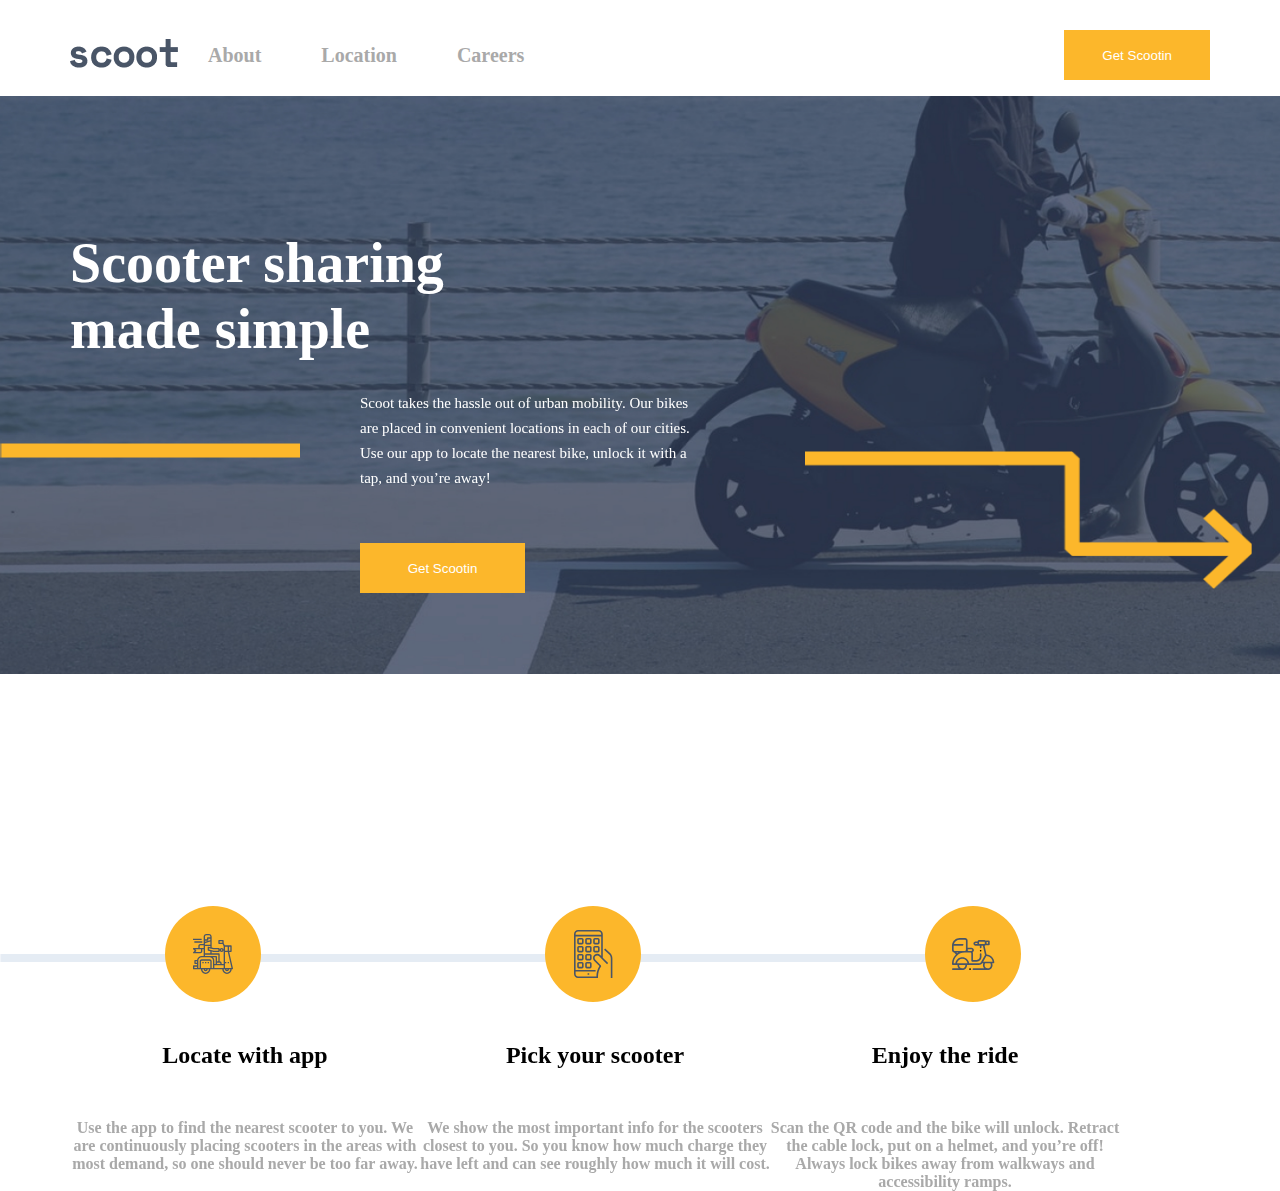
<file: html/index.html>
<!DOCTYPE html>
<html lang="en">
<head>
    <meta charset="UTF-8">
    <meta http-equiv="X-UA-Compatible" content="IE=edge">
    <meta name="viewport" content="width=device-width, initial-scale=1.0">
    <title>Scoot lading page</title>
    <link rel="stylesheet" href="/css/style.css">
</head>
<body>
     <div class="header">
       <div class="container">
         <div class="navbar">
           <a  href="./index.html">
             <img class="header__logo" src="/img/scoot.png" alt="logo">
           </a>
           <nav class="location">
             <ul class="location_menu">
                 <li class="header__list"><a href="#">About</a></li>
                 <li class="header__list"><a href="#">Location</a></li>
                 <li class="header__list"><a href="#">Careers</a></li>
             </ul>
           </nav>
           <button class="nav__button">Get Scootin</button>
         </div>
       </div>
     </div>
     <div class="section">
         <div class="container">
             <div class="body_title">
                 <h1 class="body__item">Scooter sharing made simple</h1>
                 <p class="body__text">Scoot takes the hassle out of urban mobility. Our bikes are placed in convenient locations in each of our cities. Use our app to locate the nearest bike, unlock it with a tap, and you’re away!</p>
             </div>
         </div>
         <div class="strelka">
            <img class="path1" src="/img/Group 8 Copy.png" alt="chiziqcha">
            <img class="path2" src="/img/Path 2.png" alt="chzizqcha">
            <button class="body__button">Get Scootin</button>
         </div>
     </div>
    <div class="section__2">
        <div class="container__2">
            <div class="section1">
                <img class="main__img1" src="/img/section2.png" alt="rasim">
                <img class="main__img2" src="/img/section4.svg" alt="rasm">
                <img class="main__img3" src="/img/section3.svg" alt="rasim">
                <img class="main__img4" src="/img/section5.svg" alt="rasim">
            </div>
            <ul class="main__title">
                <li class="main__text">
                    <h2>Locate with app</h2>
                    <p>Use the app to find the nearest scooter to you. We are continuously placing scooters in the areas with most demand, so one should never be too far away. </p>
                </li>
                <li class="main__text">
                    <h2>Pick your scooter</h2>
                    <p>We show the most important info for the scooters closest to you. So you know how much charge they have left and can see roughly how much it will cost.</p>
                </li>
                <li class="main__text">
                    <h2>Enjoy the ride</h2>
                    <p>Scan the QR code and the bike will unlock. Retract the cable lock, put on a helmet, and you’re off! Always lock bikes away from walkways and accessibility ramps.</p>
                </li>
            </ul>
        </div>
    </div>
</body>
</html>
</file>
<file: css/style.css>
*{
padding: 0;
margin: 0;
}
ul, ol {
list-style: none;
}

a{
text-decoration: none;
}
.container{
margin: auto;
width: 1140px;
}
body{
box-sizing: border-box;
}
.header{
height: 100vw;
height: 96px;
position: sticky;
top: 0;
background-color: white;
}
.nav__button{
border-style: hidden;
width: 165px;
height: 50px;
background-color: #FCB72B;
color: #fff;
}
.navbar{
display: flex;
justify-content: space-between;
align-items: center;
padding: 30px 0;
}
.location{
margin-right: 510px;
}
.location_menu{
display: flex;
align-items: center;
justify-content: center;
}
.header__list a{
margin: 0 30px;
color: darkgray;
font-weight: bold;
font-size: 20px;
}

.section{
background-image: url(/img/Bitmap.jpg);
height: 100vh;
background-size: contain;
background-repeat: no-repeat;
}
.body__item{
font-style: normal;
font-weight: bold;
font-size: 56px;
line-height: 66px;
color: #fff;
width: 510px;
font-weight: 700;
position: absolute;
top: 230px;
}
.body__text{
    color: #fff;
position: absolute;
width: 335px;
height: 100px;
left: 360px;
top: 391px;
font-style: normal;
font-weight: normal;
font-size: 15px;
line-height: 25px;
}
.path1{
position: absolute;
width: 447px;
height: 138px;
left: 805px;
top: 451px;
}
.path2{
position: absolute;
width: 300px;
height:15px;
top: 443px;
}
.body__button{
position: absolute;
border-style: hidden;
width: 165px;
height: 50px;
background-color: #FCB72B;
color: #fff;
top: 543px;
left: 360px;
}
.main__img1{
position: absolute;
width: 974px;
height: 8px;
left: 0px;
top: 954px;
}
.main__img2{
position: absolute;
width: 96px;
height: 96px;
left: 925px;
top: 906px;
}
.main__img3{
position: absolute;
width: 96px;
height: 96px;
left: 545px;
top: 906px;
}
.main__img4{
position: absolute;
width: 96px;
height: 96px;
left: 165px;
top: 906px;
}
.container__2{
margin: auto;
width: 1140px;
}
.main__text p{
/* position: absolute; */
width: 350px;
height: 28px;
margin-top:50px;
color: darkgray;
font-weight: bold;
}
.main__title{
position: absolute;
display: flex;
text-align: center;
justify-content:space-between;
align-items: center;
top: 1042px;


}
</file>
